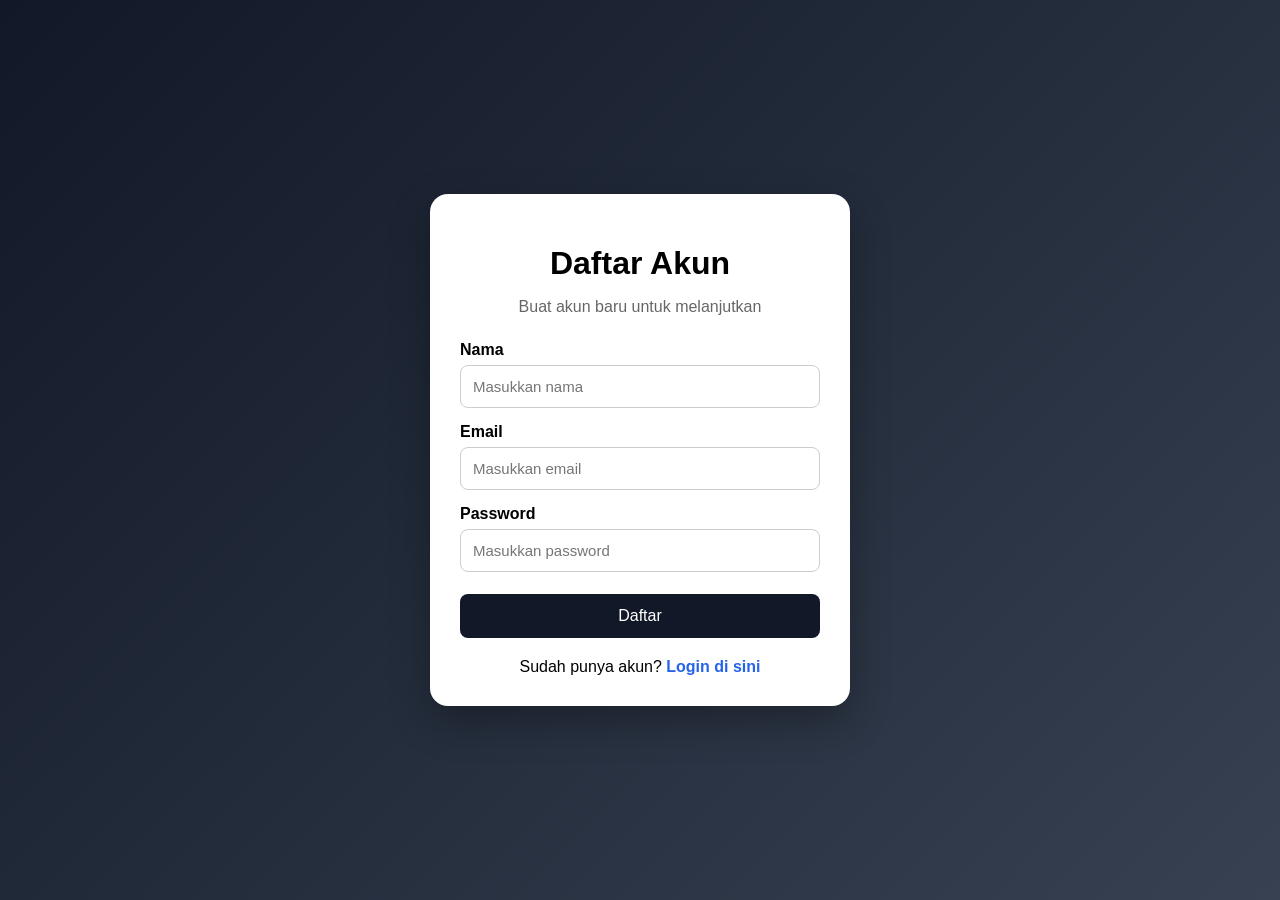
<file: daftar.html>
<!DOCTYPE html>
<html lang="id">
<head>
  <meta charset="UTF-8">
  <meta name="viewport" content="width=device-width, initial-scale=1.0">
  <title>Daftar Akun</title>

  <style>
    * {
      box-sizing: border-box;
    }

    body {
      margin: 0;
      min-height: 100vh;
      display: flex;
      justify-content: center;
      align-items: center;
      font-family: Arial, sans-serif;
      background: linear-gradient(135deg, #111827, #374151);
    }

    .container {
      width: 90%;
      max-width: 420px;
      background: white;
      padding: 30px;
      border-radius: 18px;
      box-shadow: 0 15px 40px rgba(0,0,0,0.3);
    }

    h1 {
      text-align: center;
      margin-bottom: 10px;
    }

    .subtitle {
      text-align: center;
      color: #666;
      margin-bottom: 25px;
    }

    label {
      display: block;
      margin-top: 15px;
      margin-bottom: 6px;
      font-weight: bold;
    }

    input {
      width: 100%;
      padding: 12px;
      border: 1px solid #ccc;
      border-radius: 8px;
      font-size: 15px;
    }

    button {
      width: 100%;
      margin-top: 22px;
      padding: 13px;
      border: none;
      border-radius: 8px;
      background: #111827;
      color: white;
      font-size: 16px;
      cursor: pointer;
    }

    button:hover {
      background: #374151;
    }

    .login {
      text-align: center;
      margin-top: 20px;
    }

    .login a {
      color: #2563eb;
      text-decoration: none;
      font-weight: bold;
    }

    #pesan {
      margin-top: 15px;
      text-align: center;
      font-weight: bold;
    }
  </style>
</head>

<body>

  <div class="container">
    <h1>Daftar Akun</h1>
    <p class="subtitle">Buat akun baru untuk melanjutkan</p>

    <form id="formDaftar">

      <label for="nama">Nama</label>
      <input
        type="text"
        id="nama"
        placeholder="Masukkan nama"
        required
      >

      <label for="email">Email</label>
      <input
        type="email"
        id="email"
        placeholder="Masukkan email"
        required
      >

      <label for="password">Password</label>
      <input
        type="password"
        id="password"
        placeholder="Masukkan password"
        required
      >

      <button type="submit">Daftar</button>

    </form>

    <div id="pesan"></div>

    <div class="login">
      Sudah punya akun?
      <a href="login.html">Login di sini</a>
    </div>
  </div>

  <script>
    document.getElementById("formDaftar").addEventListener("submit", function(event) {
      event.preventDefault();

      const nama = document.getElementById("nama").value.trim();
      const email = document.getElementById("email").value.trim();
      const password = document.getElementById("password").value;

      const pesan = document.getElementById("pesan");

      if (!nama || !email || !password) {
        pesan.textContent = "Semua kolom harus diisi.";
        return;
      }

      if (password.length < 6) {
        pesan.textContent = "Password minimal 6 karakter.";
        return;
      }

      const akun = {
        nama: nama,
        email: email,
        password: password
      };

      localStorage.setItem("akunPengguna", JSON.stringify(akun));

      pesan.textContent = "Pendaftaran berhasil! Mengarahkan ke Login...";

      setTimeout(function() {
        window.location.href = "login.html";
      }, 1000);
    });
  </script>

</body>
</html>
</file>
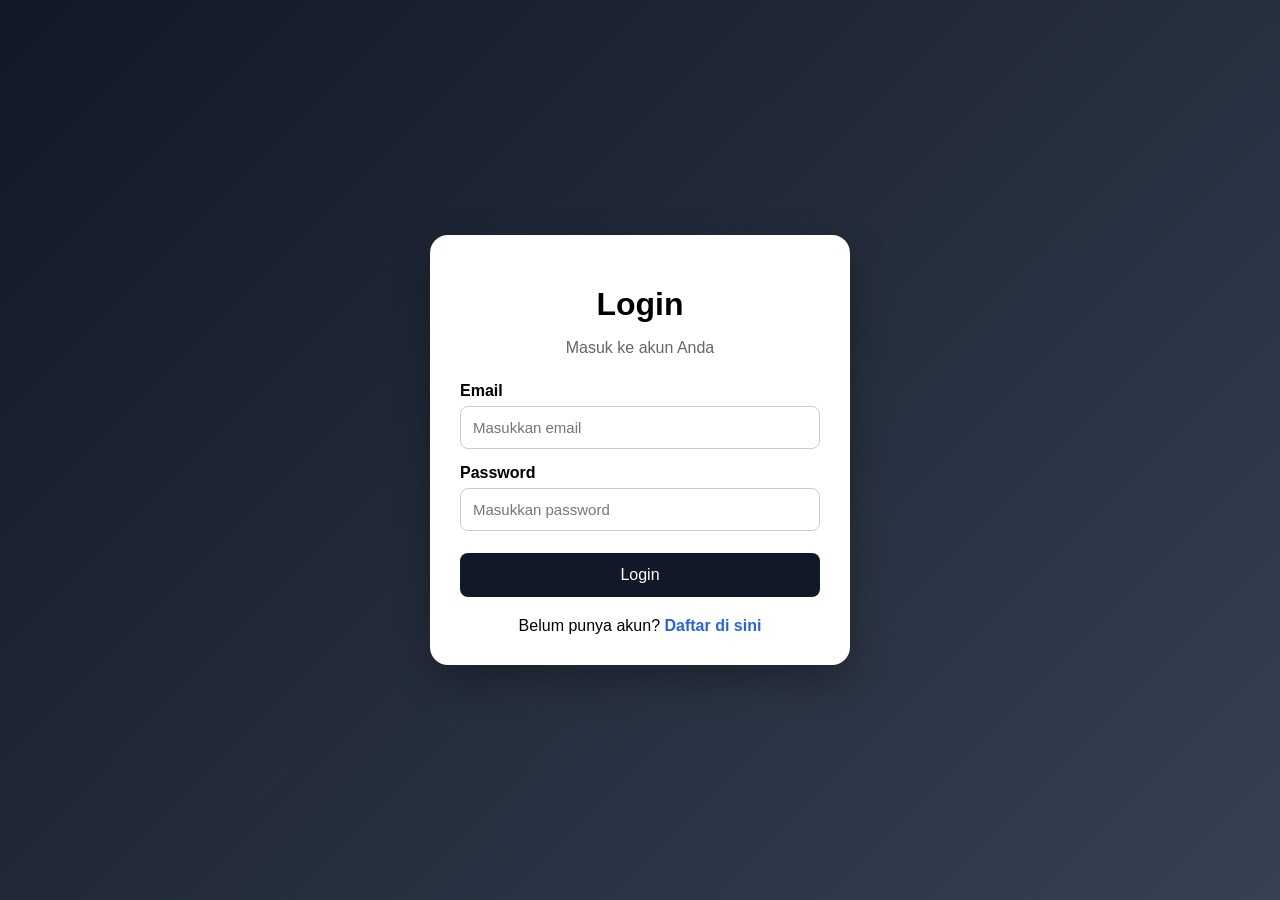
<file: dashboard.html>
<!DOCTYPE html>
<html lang="id">
<head>
  <meta charset="UTF-8">
  <meta name="viewport" content="width=device-width, initial-scale=1.0">
  <title>Dashboard | Website Perusahaan</title>

  <style>
    * {
      box-sizing: border-box;
    }

    body {
      margin: 0;
      font-family: Arial, sans-serif;
      background: #f3f4f6;
      color: #111827;
    }

    header {
      background: #111827;
      color: white;
      padding: 18px 25px;
      display: flex;
      justify-content: space-between;
      align-items: center;
    }

    header h2 {
      margin: 0;
    }

    .logout {
      background: #dc2626;
      color: white;
      border: none;
      padding: 10px 18px;
      border-radius: 8px;
      cursor: pointer;
      font-size: 14px;
    }

    .logout:hover {
      background: #b91c1c;
    }

    main {
      max-width: 1000px;
      margin: 40px auto;
      padding: 20px;
    }

    .welcome {
      background: white;
      padding: 30px;
      border-radius: 15px;
      box-shadow: 0 5px 20px rgba(0,0,0,0.08);
    }

    .welcome h1 {
      margin-top: 0;
    }

    .email {
      color: #2563eb;
      font-weight: bold;
    }

    .cards {
      display: grid;
      grid-template-columns: repeat(auto-fit, minmax(220px, 1fr));
      gap: 20px;
      margin-top: 25px;
    }

    .card {
      background: white;
      padding: 25px;
      border-radius: 15px;
      box-shadow: 0 5px 20px rgba(0,0,0,0.08);
    }

    .card h3 {
      margin-top: 0;
    }
  </style>
</head>

<body>

  <header>
    <h2>Dashboard Perusahaan</h2>
    <button class="logout" onclick="logout()">Logout</button>
  </header>

  <main>

    <section class="welcome">
      <h1>Selamat Datang 👋</h1>

      <p>
        Anda berhasil login ke dalam dashboard.
      </p>

      <p>
        Email akun:
        <span class="email" id="emailPengguna"></span>
      </p>
    </section>

    <section class="cards">

      <div class="card">
        <h3>Profil Perusahaan</h3>
        <p>Informasi mengenai perusahaan.</p>
      </div>

      <div class="card">
        <h3>Data Pengguna</h3>
        <p>Kelola informasi akun pengguna.</p>
      </div>

      <div class="card">
        <h3>Dashboard</h3>
        <p>Anda sedang berada di halaman utama.</p>
      </div>

    </section>

  </main>

  <script>
    // Cek apakah pengguna sudah login
    if (localStorage.getItem("sudahLogin") !== "true") {
      window.location.href = "login.html";
    }

    // Tampilkan email pengguna
    const dataAkun = localStorage.getItem("akunPengguna");

    if (dataAkun) {
      const akun = JSON.parse(dataAkun);
      document.getElementById("emailPengguna").textContent = akun.email;
    }

    // Fungsi logout
    function logout() {
      localStorage.removeItem("sudahLogin");
      window.location.href = "login.html";
    }
  </script>

</body>
</html>
</file>
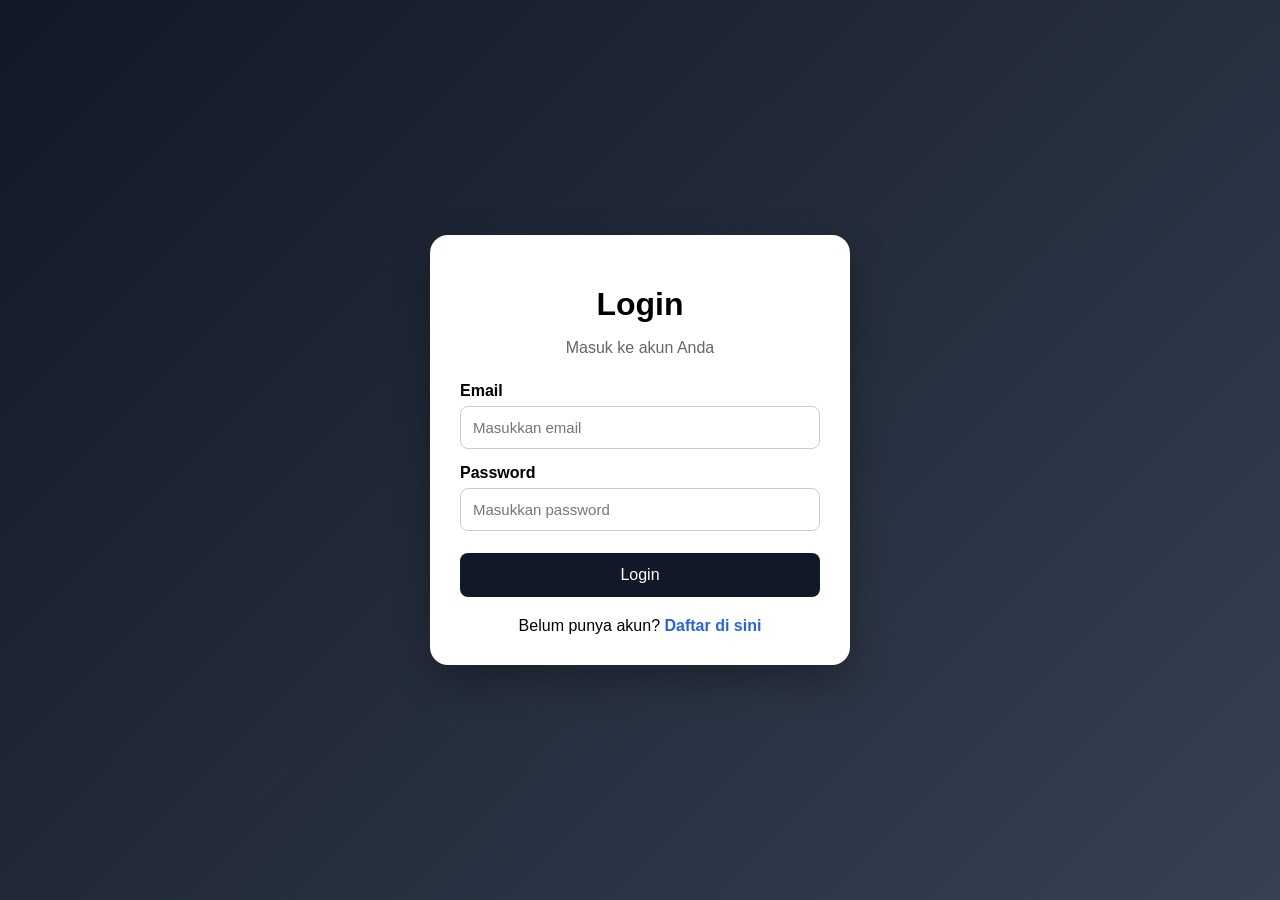
<file: login.html>
<!DOCTYPE html>
<html lang="id">
<head>
  <meta charset="UTF-8">
  <meta name="viewport" content="width=device-width, initial-scale=1.0">
  <title>Login Akun</title>

  <style>
    * {
      box-sizing: border-box;
    }

    body {
      margin: 0;
      min-height: 100vh;
      display: flex;
      justify-content: center;
      align-items: center;
      font-family: Arial, sans-serif;
      background: linear-gradient(135deg, #111827, #374151);
    }

    .container {
      width: 90%;
      max-width: 420px;
      background: white;
      padding: 30px;
      border-radius: 18px;
      box-shadow: 0 15px 40px rgba(0,0,0,0.3);
    }

    h1 {
      text-align: center;
      margin-bottom: 10px;
    }

    .subtitle {
      text-align: center;
      color: #666;
      margin-bottom: 25px;
    }

    label {
      display: block;
      margin-top: 15px;
      margin-bottom: 6px;
      font-weight: bold;
    }

    input {
      width: 100%;
      padding: 12px;
      border: 1px solid #ccc;
      border-radius: 8px;
      font-size: 15px;
    }

    button {
      width: 100%;
      margin-top: 22px;
      padding: 13px;
      border: none;
      border-radius: 8px;
      background: #111827;
      color: white;
      font-size: 16px;
      cursor: pointer;
    }

    button:hover {
      background: #374151;
    }

    .daftar {
      text-align: center;
      margin-top: 20px;
    }

    .daftar a {
      color: #2563eb;
      text-decoration: none;
      font-weight: bold;
    }

    #pesan {
      margin-top: 15px;
      text-align: center;
      font-weight: bold;
    }
  </style>
</head>

<body>

  <div class="container">
    <h1>Login</h1>
    <p class="subtitle">Masuk ke akun Anda</p>

    <form id="formLogin">

      <label for="email">Email</label>
      <input
        type="email"
        id="email"
        placeholder="Masukkan email"
        required
      >

      <label for="password">Password</label>
      <input
        type="password"
        id="password"
        placeholder="Masukkan password"
        required
      >

      <button type="submit">Login</button>

    </form>

    <div id="pesan"></div>

    <div class="daftar">
      Belum punya akun?
      <a href="daftar.html">Daftar di sini</a>
    </div>
  </div>

  <script>
    document.getElementById("formLogin").addEventListener("submit", function(event) {
      event.preventDefault();

      const email = document.getElementById("email").value.trim();
      const password = document.getElementById("password").value;
      const pesan = document.getElementById("pesan");

      const dataAkun = localStorage.getItem("akunPengguna");

      if (!dataAkun) {
        pesan.textContent = "Akun belum terdaftar. Silakan daftar terlebih dahulu.";
        return;
      }

      const akun = JSON.parse(dataAkun);

      if (email === akun.email && password === akun.password) {

        localStorage.setItem("sudahLogin", "true");

        pesan.textContent = "Login berhasil!";

        setTimeout(function() {
          window.location.href = "dashboard.html";
        }, 800);

      } else {
        pesan.textContent = "Email atau password salah.";
      }
    });
  </script>

</body>
</html>
</file>
